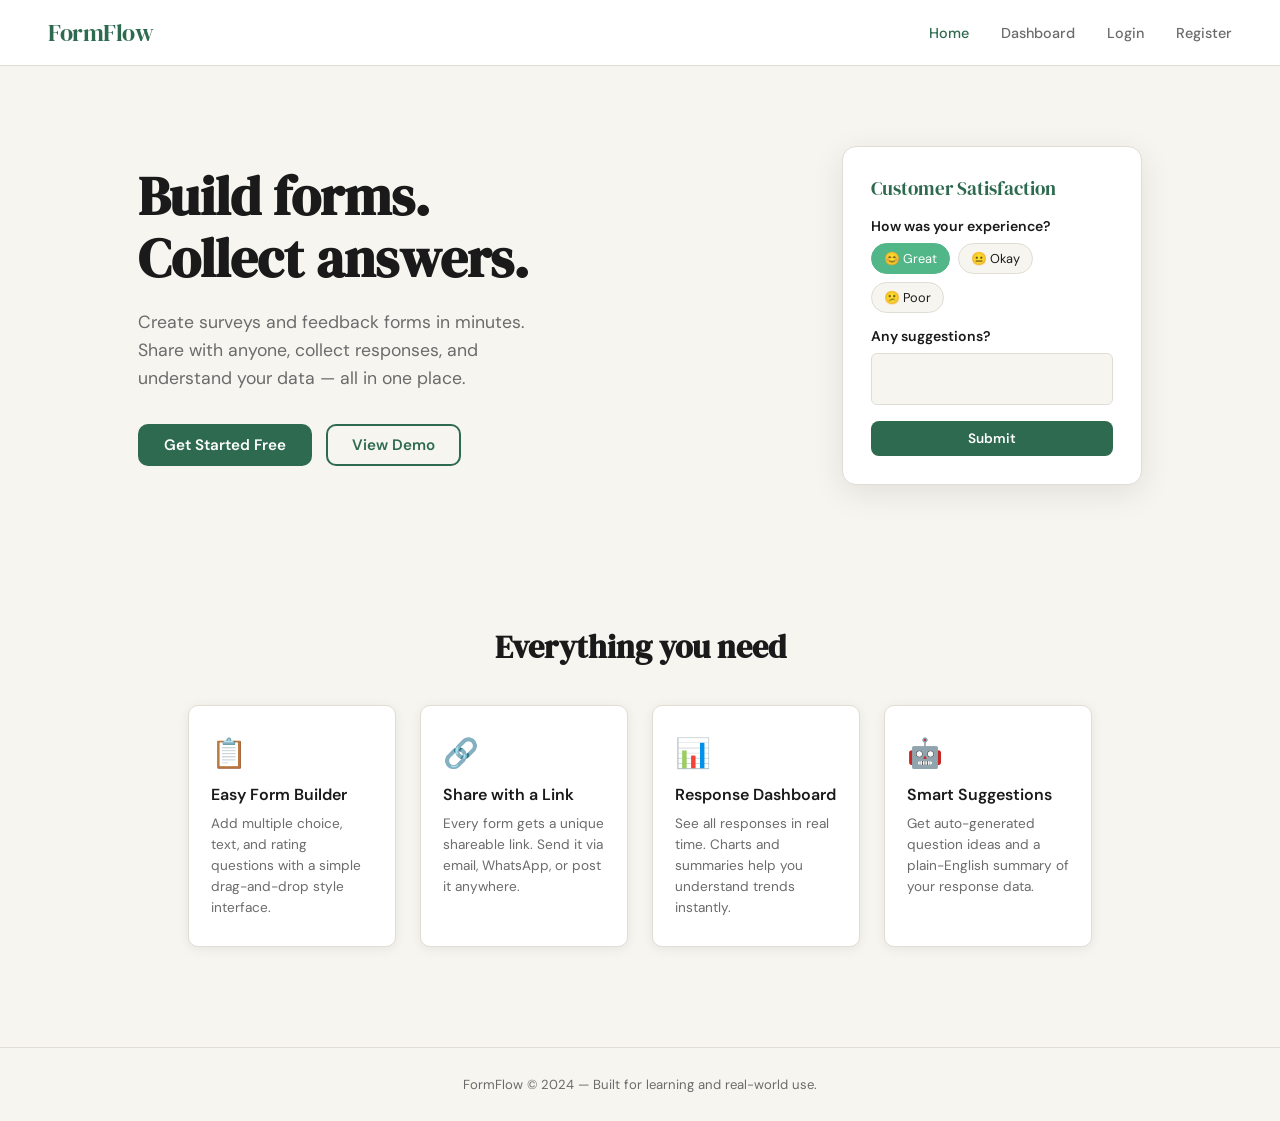
<file: Frontend/index.html>
<!DOCTYPE html>
<html lang="en">
<head>
  <meta charset="UTF-8" />
  <meta name="viewport" content="width=device-width, initial-scale=1.0"/>
  <title>FormFlow – Create & Share Forms</title>
  <link rel="stylesheet" href="style.css" />
  <link href="https://fonts.googleapis.com/css2?family=DM+Serif+Display&family=DM+Sans:wght@400;500;600&display=swap" rel="stylesheet"/>
</head>
<body>
  <nav class="navbar">
    <div class="nav-logo">FormFlow</div>
    <div class="nav-links">
      <a href="index.html" class="active">Home</a>
      <a href="dashboard.html">Dashboard</a>
      <a href="login.html">Login</a>
      <a href="register.html">Register</a>
    </div>
  </nav>

  <section class="hero">
    <div class="hero-text">
      <h1>Build forms.<br/>Collect answers.</h1>
      <p>Create surveys and feedback forms in minutes. Share with anyone, collect responses, and understand your data — all in one place.</p>
      <div class="hero-btns">
        <a href="register.html" class="btn-primary">Get Started Free</a>
        <a href="dashboard.html" class="btn-outline">View Demo</a>
      </div>
    </div>
    <div class="hero-img">
      <div class="form-card-preview">
        <div class="fcp-title">Customer Satisfaction</div>
        <div class="fcp-q">How was your experience?</div>
        <div class="fcp-options">
          <span class="fcp-opt selected">😊 Great</span>
          <span class="fcp-opt">😐 Okay</span>
          <span class="fcp-opt">😕 Poor</span>
        </div>
        <div class="fcp-q">Any suggestions?</div>
        <div class="fcp-textarea"></div>
        <div class="fcp-submit">Submit</div>
      </div>
    </div>
  </section>

  <section class="features">
    <h2>Everything you need</h2>
    <div class="feature-grid">
      <div class="feature-card">
        <div class="feat-icon">📋</div>
        <h3>Easy Form Builder</h3>
        <p>Add multiple choice, text, and rating questions with a simple drag-and-drop style interface.</p>
      </div>
      <div class="feature-card">
        <div class="feat-icon">🔗</div>
        <h3>Share with a Link</h3>
        <p>Every form gets a unique shareable link. Send it via email, WhatsApp, or post it anywhere.</p>
      </div>
      <div class="feature-card">
        <div class="feat-icon">📊</div>
        <h3>Response Dashboard</h3>
        <p>See all responses in real time. Charts and summaries help you understand trends instantly.</p>
      </div>
      <div class="feature-card">
        <div class="feat-icon">🤖</div>
        <h3>Smart Suggestions</h3>
        <p>Get auto-generated question ideas and a plain-English summary of your response data.</p>
      </div>
    </div>
  </section>

  <footer class="footer">
    <p>FormFlow &copy; 2024 &mdash; Built for learning and real-world use.</p>
  </footer>
</body>
</html>
</file>
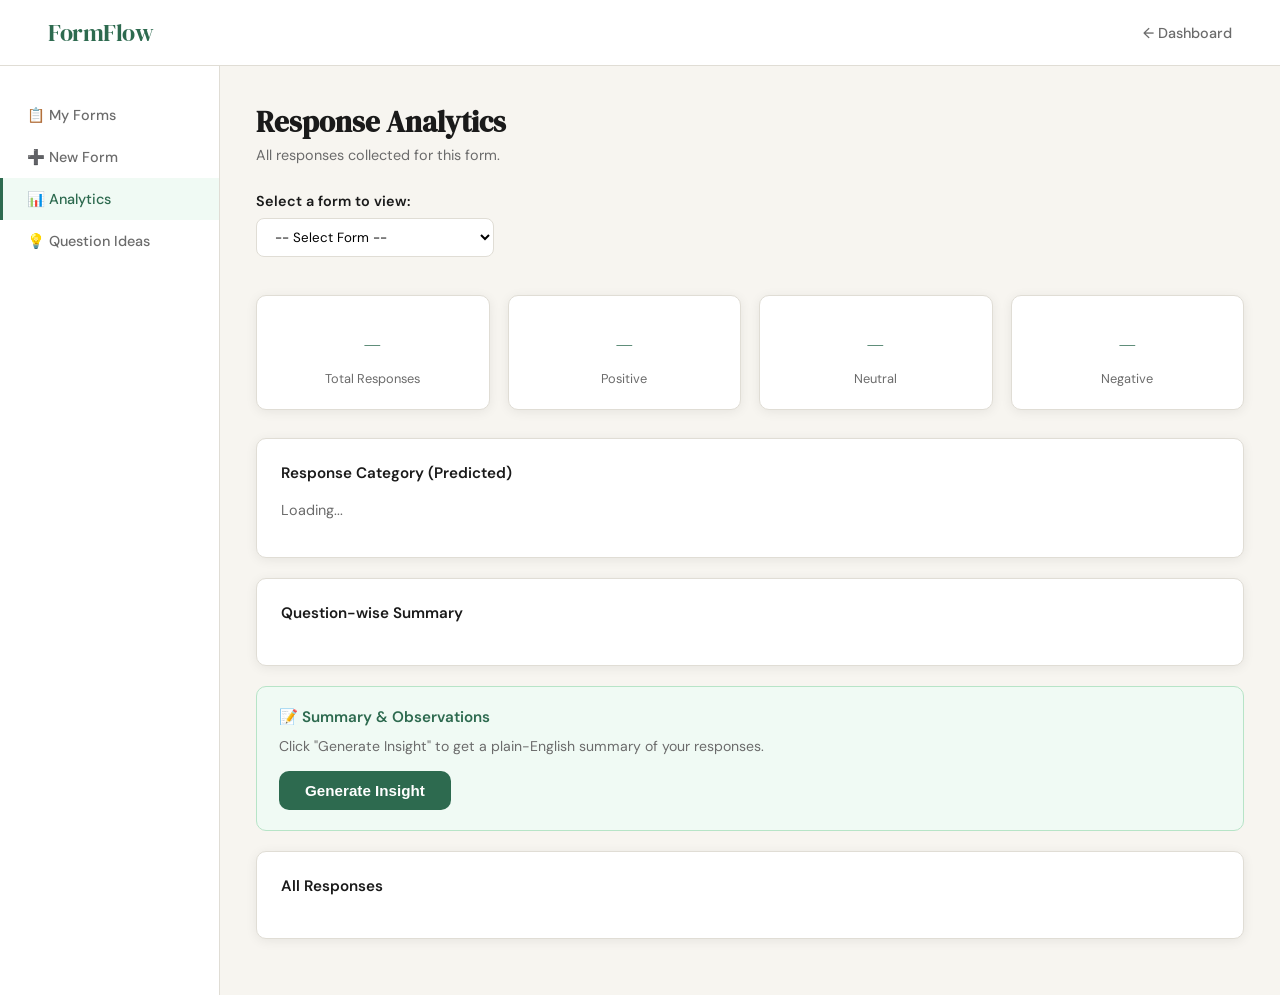
<file: Frontend/analytics.html>
<!DOCTYPE html>
<html lang="en">
<head>
  <meta charset="UTF-8"/>
  <meta name="viewport" content="width=device-width, initial-scale=1.0"/>
  <title>Analytics – FormFlow</title>
  <link rel="stylesheet" href="style.css"/>
  <link href="https://fonts.googleapis.com/css2?family=DM+Serif+Display&family=DM+Sans:wght@400;500;600&display=swap" rel="stylesheet"/>
</head>
<body>
  <nav class="navbar">
    <div class="nav-logo">FormFlow</div>
    <div class="nav-links">
      <a href="dashboard.html">← Dashboard</a>
    </div>
  </nav>

  <div class="dash-layout">
    <div class="sidebar">
      <a href="dashboard.html">📋 My Forms</a>
      <a href="create-form.html">➕ New Form</a>
      <a href="analytics.html" class="active">📊 Analytics</a>
      <a href="question-gen.html">💡 Question Ideas</a>
    </div>
    <div class="main-content">
      <div class="page-header">
        <h1 id="pageTitle">Response Analytics</h1>
        <p id="pageSubtitle">All responses collected for this form.</p>
      </div>

      <!-- Form selector if no id -->
      <div id="formSelector" style="display:none;margin-bottom:20px;">
        <label style="font-size:0.9rem;font-weight:600;display:block;margin-bottom:8px;">Select a form to view:</label>
        <select id="formSelect" class="form-group" onchange="location.href='analytics.html?id='+this.value" style="padding:9px 14px;border:1px solid var(--border);border-radius:8px;background:white;font-family:inherit;">
          <option value="">-- Select Form --</option>
        </select>
      </div>

      <!-- Stats row -->
      <div class="stats-row" id="statsRow">
        <div class="stat-box"><div class="stat-num" id="statTotal">–</div><div class="stat-label">Total Responses</div></div>
        <div class="stat-box"><div class="stat-num" id="statPos">–</div><div class="stat-label">Positive</div></div>
        <div class="stat-box"><div class="stat-num" id="statNeu">–</div><div class="stat-label">Neutral</div></div>
        <div class="stat-box"><div class="stat-num" id="statNeg">–</div><div class="stat-label">Negative</div></div>
      </div>

      <!-- Response prediction -->
      <div class="chart-area" id="predictionArea">
        <h4>Response Category (Predicted)</h4>
        <div id="predTag" style="margin-bottom:14px;font-size:0.9rem;color:var(--muted);">Loading...</div>
        <div class="bar-chart" id="catChart"></div>
      </div>

      <!-- Question breakdown -->
      <div class="chart-area" id="questionBreakdown">
        <h4>Question-wise Summary</h4>
        <div id="qBreakdown"></div>
      </div>

      <!-- Insight box -->
      <div class="insight-box" id="insightBox">
        <h4>📝 Summary & Observations</h4>
        <div id="insightText" style="color:var(--muted);font-size:0.88rem;">Click "Generate Insight" to get a plain-English summary of your responses.</div>
        <button class="btn-primary mt-16" onclick="generateInsight()" id="genInsightBtn">Generate Insight</button>
      </div>

      <!-- Responses table -->
      <div class="chart-area" style="margin-top:20px;overflow-x:auto;">
        <h4>All Responses</h4>
        <div id="respTable" style="margin-top:14px;"></div>
      </div>
    </div>
  </div>

  <div class="toast" id="toast"></div>
  <script src="app.js"></script>
  <script>
    const params = new URLSearchParams(window.location.search);
    const formId = params.get('id');
    let currentForm = null;
    let currentResponses = [];

    function loadAnalytics() {
      if (!formId) {
        document.getElementById('formSelector').style.display = 'block';
        // Load all forms
        fetch('http://localhost:5000/api/forms').then(r => r.json()).then(d => populateSelector(d.forms))
          .catch(() => {
            const forms = JSON.parse(localStorage.getItem('ff_forms') || '[]');
            populateSelector(forms);
          });
        return;
      }

      fetch('http://localhost:5000/api/forms/' + formId)
        .then(r => r.json()).then(f => { currentForm = f; loadResponses(f); })
        .catch(() => {
          const forms = JSON.parse(localStorage.getItem('ff_forms') || '[]');
          currentForm = forms.find(x => x.id === formId);
          if (currentForm) {
            const resps = JSON.parse(localStorage.getItem('ff_resp_' + formId) || '[]');
            currentResponses = resps;
            renderAnalytics(currentForm, resps);
          }
        });
    }

    function populateSelector(forms) {
      const sel = document.getElementById('formSelect');
      forms.forEach(f => {
        const o = document.createElement('option');
        o.value = f.id; o.textContent = f.title;
        sel.appendChild(o);
      });
    }

    function loadResponses(form) {
      fetch('http://localhost:5000/api/responses/' + formId)
        .then(r => r.json()).then(d => { currentResponses = d.responses || []; renderAnalytics(form, currentResponses); })
        .catch(() => {
          const resps = JSON.parse(localStorage.getItem('ff_resp_' + formId) || '[]');
          currentResponses = resps;
          renderAnalytics(form, resps);
        });
    }

    function renderAnalytics(form, responses) {
      document.getElementById('pageTitle').textContent = form.title + ' — Analytics';
      document.getElementById('pageSubtitle').textContent = responses.length + ' response(s) collected.';

      const total = responses.length;
      document.getElementById('statTotal').textContent = total;

      // Simple sentiment analysis based on text keywords
      let pos = 0, neu = 0, neg = 0;
      const posWords = ['good','great','excellent','love','amazing','perfect','helpful','satisfied','happy','best'];
      const negWords = ['bad','poor','terrible','awful','disappointed','hate','worst','unhelpful','slow','broken'];

      responses.forEach(r => {
        let score = 0;
        Object.values(r.answers || {}).forEach(ans => {
          const low = (ans || '').toLowerCase();
          posWords.forEach(w => { if (low.includes(w)) score++; });
          negWords.forEach(w => { if (low.includes(w)) score--; });
          if (['4','5','⭐⭐⭐⭐','⭐⭐⭐⭐⭐'].includes(ans)) score++;
          if (['1','2'].includes(ans)) score--;
        });
        if (score > 0) pos++;
        else if (score < 0) neg++;
        else neu++;
      });

      document.getElementById('statPos').textContent = pos;
      document.getElementById('statNeu').textContent = neu;
      document.getElementById('statNeg').textContent = neg;

      // Category prediction
      let predLabel = 'Neutral Feedback';
      let predColor = 'var(--warn)';
      if (total === 0) { predLabel = 'No data yet'; predColor = 'var(--muted)'; }
      else if (pos > neg && pos >= neu) { predLabel = 'Positive Feedback'; predColor = '#1e5c3f'; }
      else if (neg > pos && neg >= neu) { predLabel = 'Negative Feedback'; predColor = 'var(--danger)'; }

      const likelihood = total === 0 ? 'Low' : total < 5 ? 'Moderate' : 'High';
      document.getElementById('predTag').innerHTML = `
        <span>Predicted category: </span>
        <span class="prediction-tag" style="background:${predColor}22;color:${predColor};border:1px solid ${predColor}44;">${predLabel}</span>
        &nbsp;&nbsp;
        <span>Response likelihood: </span>
        <span class="prediction-tag" style="background:#e8f4fd;color:#1a6fa8;border:1px solid #a8d4f0;">${likelihood} Response Chance</span>
      `;

      // Bar chart
      const catChart = document.getElementById('catChart');
      const maxV = Math.max(pos, neu, neg, 1);
      catChart.innerHTML = [
        { label: 'Positive', val: pos, cls: '' },
        { label: 'Neutral', val: neu, cls: 'neutral' },
        { label: 'Negative', val: neg, cls: 'negative' },
      ].map(item => `
        <div class="bar-row">
          <span class="bar-label">${item.label}</span>
          <div class="bar-track">
            <div class="bar-fill ${item.cls}" style="width:${total?Math.round(item.val/maxV*100):0}%">${item.val}</div>
          </div>
        </div>`).join('');

      // Question breakdown
      if (form.questions) {
        let qhtml = '';
        form.questions.forEach((q, i) => {
          if (q.type === 'mcq' || q.type === 'rating') {
            const counts = {};
            responses.forEach(r => {
              const ans = r.answers['q' + i];
              if (ans) counts[ans] = (counts[ans] || 0) + 1;
            });
            const maxC = Math.max(...Object.values(counts), 1);
            qhtml += `<div style="margin-bottom:20px;"><p style="font-size:0.88rem;font-weight:600;margin-bottom:10px;">${i+1}. ${q.text}</p>`;
            qhtml += '<div class="bar-chart">';
            Object.entries(counts).forEach(([opt, cnt]) => {
              qhtml += `<div class="bar-row"><span class="bar-label" style="font-size:0.78rem;">${opt}</span>
                <div class="bar-track"><div class="bar-fill" style="width:${Math.round(cnt/maxC*100)}%">${cnt}</div></div></div>`;
            });
            if (!Object.keys(counts).length) qhtml += '<p class="text-muted">No answers yet.</p>';
            qhtml += '</div></div>';
          }
        });
        document.getElementById('qBreakdown').innerHTML = qhtml || '<p class="text-muted">No MCQ/rating questions found.</p>';
      }

      // Responses table
      if (total > 0 && form.questions) {
        let thtml = `<table class="resp-table"><thead><tr><th>#</th><th>Time</th>`;
        form.questions.forEach((q, i) => { thtml += `<th>${q.text.slice(0, 30)}...</th>`; });
        thtml += '</tr></thead><tbody>';
        responses.forEach((r, idx) => {
          const t = r.submitted_at ? new Date(r.submitted_at).toLocaleString() : '–';
          thtml += `<tr><td>${idx+1}</td><td>${t}</td>`;
          form.questions.forEach((q, i) => { thtml += `<td>${r.answers['q'+i] || '–'}</td>`; });
          thtml += '</tr>';
        });
        thtml += '</tbody></table>';
        document.getElementById('respTable').innerHTML = thtml;
      } else {
        document.getElementById('respTable').innerHTML = '<p class="text-muted">No responses yet.</p>';
      }
    }

    function generateInsight() {
      const btn = document.getElementById('genInsightBtn');
      const box = document.getElementById('insightText');
      btn.disabled = true; btn.textContent = 'Generating...';

      // Send to backend (Gemini/OpenAI)
      const payload = {
        form_title: currentForm ? currentForm.title : 'Survey',
        total: currentResponses.length,
        responses: currentResponses.slice(0, 20) // send max 20
      };

      fetch('http://localhost:5000/api/generate-insight', {
        method: 'POST',
        headers: { 'Content-Type': 'application/json' },
        body: JSON.stringify(payload)
      })
      .then(r => r.json())
      .then(d => {
        box.textContent = d.insight || 'No insight generated.';
        btn.textContent = 'Regenerate';
        btn.disabled = false;
      })
      .catch(() => {
        // Fallback local insight
        const total = currentResponses.length;
        if (total === 0) {
          box.textContent = 'No responses have been collected yet. Share the form link to start gathering feedback.';
        } else {
          const posW = ['great','good','excellent','love','helpful','satisfied','happy'];
          let posCount = 0, negCount = 0;
          currentResponses.forEach(r => {
            Object.values(r.answers || {}).forEach(ans => {
              posW.forEach(w => { if ((ans||'').toLowerCase().includes(w)) posCount++; });
            });
          });

          const sentiment = posCount > negCount ? 'mostly positive' : 'mixed';
          box.textContent = `This form received ${total} response(s). Overall feedback appears ${sentiment}. ` +
            (total < 5 ? 'The sample size is still small; collect more responses for reliable conclusions. ' : '') +
            'Key areas to review include the most common answers to your multiple-choice questions. Consider following up with respondents who gave lower ratings to understand what could be improved.';
        }
        btn.textContent = 'Regenerate';
        btn.disabled = false;
      });
    }

    loadAnalytics();
  </script>
</body>
</html>
</file>
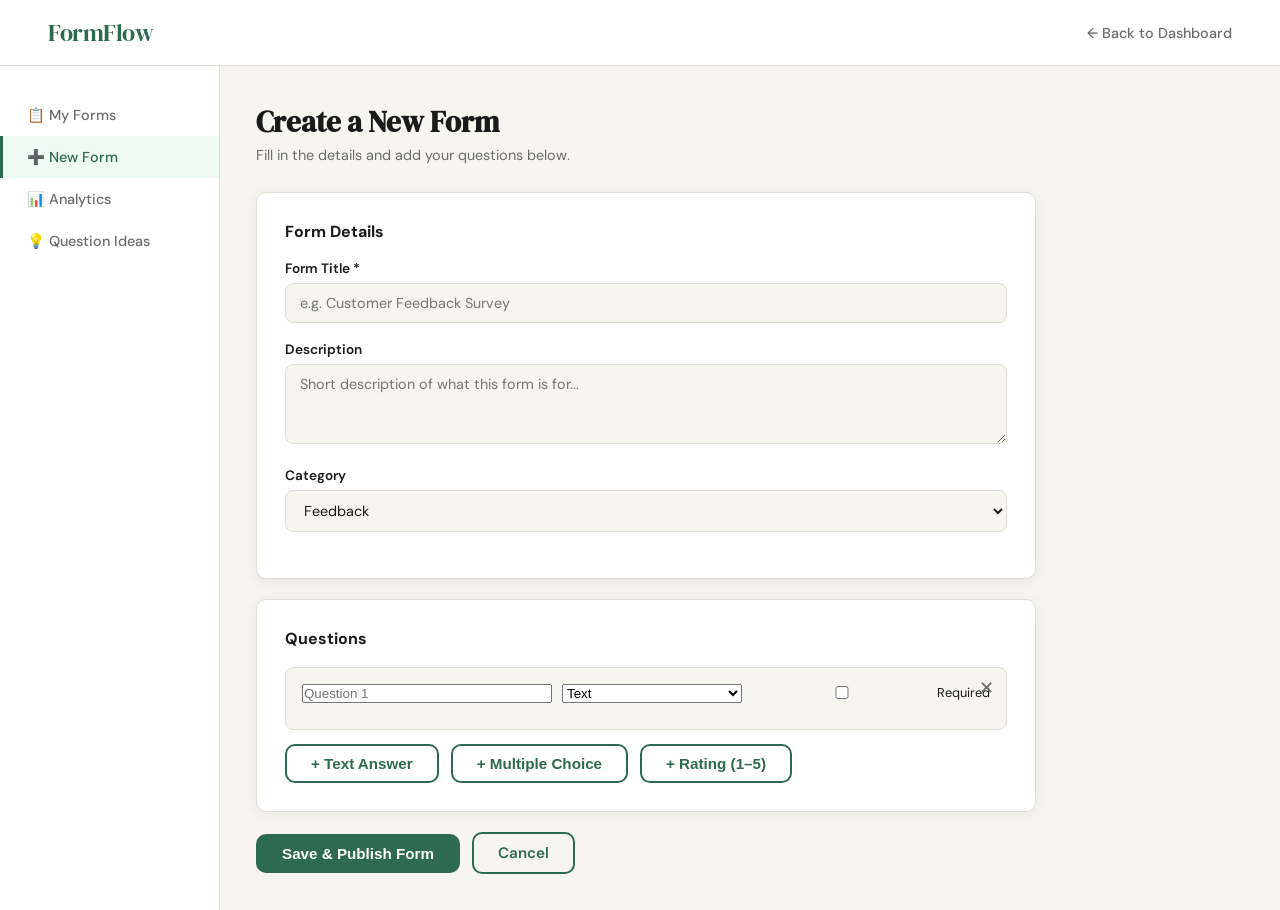
<file: Frontend/create-form.html>
<!DOCTYPE html>
<html lang="en">
<head>
  <meta charset="UTF-8"/>
  <meta name="viewport" content="width=device-width, initial-scale=1.0"/>
  <title>Create Form – FormFlow</title>
  <link rel="stylesheet" href="style.css"/>
  <link href="https://fonts.googleapis.com/css2?family=DM+Serif+Display&family=DM+Sans:wght@400;500;600&display=swap" rel="stylesheet"/>
</head>
<body>
  <nav class="navbar">
    <div class="nav-logo">FormFlow</div>
    <div class="nav-links">
      <a href="dashboard.html">← Back to Dashboard</a>
    </div>
  </nav>

  <div class="dash-layout">
    <div class="sidebar">
      <a href="dashboard.html">📋 My Forms</a>
      <a href="create-form.html" class="active">➕ New Form</a>
      <a href="analytics.html">📊 Analytics</a>
      <a href="question-gen.html">💡 Question Ideas</a>
    </div>
    <div class="main-content">
      <div class="page-header">
        <h1>Create a New Form</h1>
        <p>Fill in the details and add your questions below.</p>
      </div>

      <div class="builder-wrap">
        <!-- Form Info -->
        <div class="builder-section">
          <h3>Form Details</h3>
          <div class="form-group">
            <label>Form Title *</label>
            <input type="text" id="formTitle" placeholder="e.g. Customer Feedback Survey" />
          </div>
          <div class="form-group">
            <label>Description</label>
            <textarea id="formDesc" placeholder="Short description of what this form is for..."></textarea>
          </div>
          <div class="form-group">
            <label>Category</label>
            <select id="formCategory">
              <option value="feedback">Feedback</option>
              <option value="event">Event</option>
              <option value="quiz">Quiz</option>
              <option value="registration">Registration</option>
              <option value="research">Research</option>
              <option value="other">Other</option>
            </select>
          </div>
        </div>

        <!-- Questions -->
        <div class="builder-section">
          <h3>Questions</h3>
          <div id="questionsList"></div>
          <div class="flex-row mt-10">
            <button class="btn-outline" onclick="addQuestion('text')">+ Text Answer</button>
            <button class="btn-outline" onclick="addQuestion('mcq')">+ Multiple Choice</button>
            <button class="btn-outline" onclick="addQuestion('rating')">+ Rating (1–5)</button>
          </div>
        </div>

        <!-- Submit -->
        <div class="flex-row">
          <button class="btn-primary" onclick="saveForm()">Save & Publish Form</button>
          <a href="dashboard.html" class="btn-outline">Cancel</a>
        </div>
        <p class="error-msg" id="errMsg" style="display:none;margin-top:10px;"></p>
        <p class="success-msg" id="okMsg" style="display:none;margin-top:10px;"></p>
      </div>
    </div>
  </div>

  <script src="app.js"></script>
  <script>
    let qCount = 0;

    function addQuestion(type) {
      qCount++;
      const id = 'q_' + qCount;
      const div = document.createElement('div');
      div.className = 'question-block';
      div.id = id;

      let extra = '';
      if (type === 'mcq') {
        extra = `
          <div class="options-list" id="opts_${id}">
            <div class="option-item"><input type="text" placeholder="Option 1" /><button onclick="removeOpt(this)">✕</button></div>
            <div class="option-item"><input type="text" placeholder="Option 2" /><button onclick="removeOpt(this)">✕</button></div>
          </div>
          <button class="add-opt-btn" onclick="addOpt('opts_${id}')">+ Add option</button>
        `;
      }

      div.innerHTML = `
        <button class="remove-q" onclick="document.getElementById('${id}').remove()">✕</button>
        <div class="q-row">
          <input type="text" placeholder="Question ${qCount}" class="q-text" style="flex:2;" />
          <select class="q-type" onchange="changeType(this, '${id}')">
            <option value="text" ${type==='text'?'selected':''}>Text</option>
            <option value="mcq" ${type==='mcq'?'selected':''}>Multiple Choice</option>
            <option value="rating" ${type==='rating'?'selected':''}>Rating</option>
          </select>
          <label style="font-size:0.8rem;display:flex;align-items:center;gap:5px;">
            <input type="checkbox" class="q-required" /> Required
          </label>
        </div>
        <div class="q-extra mt-10">${extra}</div>
      `;
      document.getElementById('questionsList').appendChild(div);
    }

    function changeType(sel, id) {
      const extra = document.querySelector('#' + id + ' .q-extra');
      if (sel.value === 'mcq') {
        extra.innerHTML = `
          <div class="options-list" id="opts_${id}">
            <div class="option-item"><input type="text" placeholder="Option 1"/><button onclick="removeOpt(this)">✕</button></div>
            <div class="option-item"><input type="text" placeholder="Option 2"/><button onclick="removeOpt(this)">✕</button></div>
          </div>
          <button class="add-opt-btn" onclick="addOpt('opts_${id}')">+ Add option</button>`;
      } else { extra.innerHTML = ''; }
    }

    function addOpt(listId) {
      const list = document.getElementById(listId);
      const n = list.children.length + 1;
      const d = document.createElement('div');
      d.className = 'option-item';
      d.innerHTML = `<input type="text" placeholder="Option ${n}"/><button onclick="removeOpt(this)">✕</button>`;
      list.appendChild(d);
    }

    function removeOpt(btn) {
      btn.parentElement.remove();
    }

    function saveForm() {
      const title = document.getElementById('formTitle').value.trim();
      const desc = document.getElementById('formDesc').value.trim();
      const category = document.getElementById('formCategory').value;
      const err = document.getElementById('errMsg');
      const ok = document.getElementById('okMsg');
      err.style.display = 'none'; ok.style.display = 'none';

      if (!title) { err.textContent = 'Please enter a form title.'; err.style.display = 'block'; return; }

      const blocks = document.querySelectorAll('.question-block');
      if (!blocks.length) { err.textContent = 'Add at least one question.'; err.style.display = 'block'; return; }

      const questions = [];
      blocks.forEach(b => {
        const text = b.querySelector('.q-text').value.trim();
        const type = b.querySelector('.q-type').value;
        const required = b.querySelector('.q-required').checked;
        if (!text) return;
        let options = [];
        if (type === 'mcq') {
          b.querySelectorAll('.options-list input').forEach(i => { if (i.value.trim()) options.push(i.value.trim()); });
        }
        questions.push({ text, type, required, options });
      });

      if (!questions.length) { err.textContent = 'Please fill in at least one question.'; err.style.display = 'block'; return; }

      const form = {
        id: 'f_' + Date.now(),
        title, description: desc, category,
        questions, responses: 0,
        created_at: new Date().toISOString()
      };

      fetch('http://localhost:5000/api/forms', {
        method: 'POST',
        headers: { 'Content-Type': 'application/json' },
        body: JSON.stringify(form)
      })
      .then(r => r.json())
      .then(data => {
        ok.textContent = 'Form created! Redirecting...';
        ok.style.display = 'block';
        setTimeout(() => window.location.href = 'share.html?id=' + (data.id || form.id), 1000);
      })
      .catch(() => {
        const forms = JSON.parse(localStorage.getItem('ff_forms') || '[]');
        forms.push(form);
        localStorage.setItem('ff_forms', JSON.stringify(forms));
        ok.textContent = 'Form saved! Redirecting...';
        ok.style.display = 'block';
        setTimeout(() => window.location.href = 'share.html?id=' + form.id, 1000);
      });
    }

    // Add a default question on load
    addQuestion('text');
  </script>
</body>
</html>
</file>
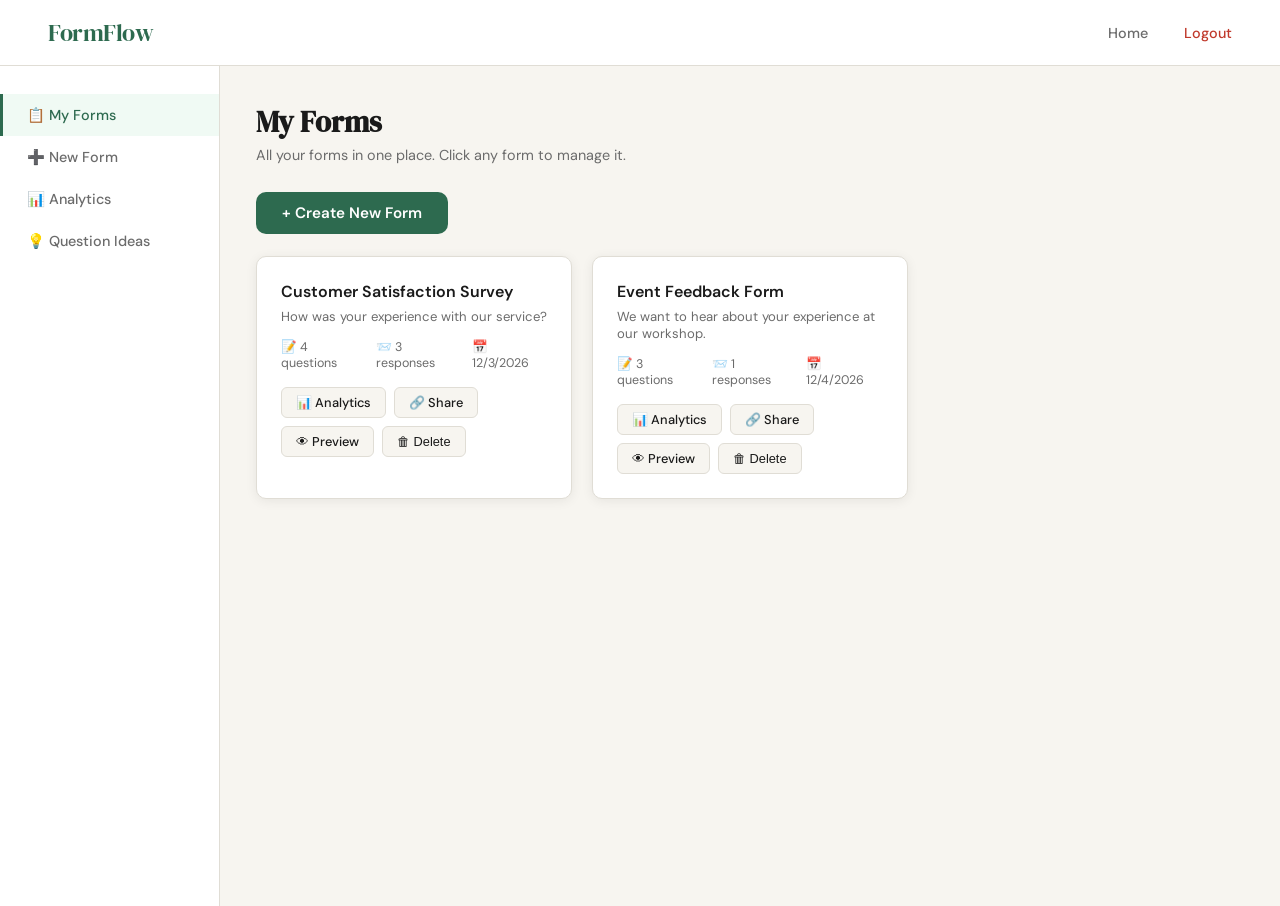
<file: Frontend/dashboard.html>
<!DOCTYPE html>
<html lang="en">
<head>
  <meta charset="UTF-8"/>
  <meta name="viewport" content="width=device-width, initial-scale=1.0"/>
  <title>Dashboard – FormFlow</title>
  <link rel="stylesheet" href="style.css"/>
  <link href="https://fonts.googleapis.com/css2?family=DM+Serif+Display&family=DM+Sans:wght@400;500;600&display=swap" rel="stylesheet"/>
</head>
<body>
  <nav class="navbar">
    <div class="nav-logo">FormFlow</div>
    <div class="nav-links">
      <a href="index.html">Home</a>
      <span id="userGreet" style="color:var(--muted);font-size:0.88rem;margin-left:20px;"></span>
      <a href="#" onclick="logout()" style="margin-left:12px;color:var(--danger);">Logout</a>
    </div>
  </nav>

  <div class="dash-layout">
    <div class="sidebar">
      <a href="dashboard.html" class="active">📋 My Forms</a>
      <a href="create-form.html">➕ New Form</a>
      <a href="analytics.html">📊 Analytics</a>
      <a href="question-gen.html">💡 Question Ideas</a>
    </div>
    <div class="main-content">
      <div class="page-header">
        <h1>My Forms</h1>
        <p>All your forms in one place. Click any form to manage it.</p>
      </div>
      <div class="flex-row" style="margin-bottom:22px;">
        <a href="create-form.html" class="btn-primary">+ Create New Form</a>
      </div>

      <div class="forms-grid" id="formsGrid">
        <p class="text-muted">Loading forms...</p>
      </div>
    </div>
  </div>

  <div class="toast" id="toast"></div>
  <script src="app.js"></script>
  <script>
    // Greet
    const u = JSON.parse(localStorage.getItem('user') || '{}');
    if (u.name) document.getElementById('userGreet').textContent = 'Hi, ' + u.name;

    function logout() {
      localStorage.removeItem('user');
      window.location.href = 'login.html';
    }

    function loadForms() {
      const grid = document.getElementById('formsGrid');
      fetch('http://localhost:5000/api/forms')
        .then(r => r.json())
        .then(data => renderForms(data.forms || []))
        .catch(() => {
          const forms = JSON.parse(localStorage.getItem('ff_forms') || '[]');
          renderForms(forms);
        });
    }

    function renderForms(forms) {
      const grid = document.getElementById('formsGrid');
      if (!forms.length) {
        grid.innerHTML = `<div style="grid-column:1/-1;text-align:center;padding:50px 0;color:var(--muted);">
          <div style="font-size:2.5rem;margin-bottom:12px;">📋</div>
          <p>No forms yet. <a href="create-form.html" style="color:var(--accent);font-weight:600;">Create your first form →</a></p>
        </div>`;
        return;
      }
      grid.innerHTML = forms.map(f => {
        const responses = f.responses || 0;
        const date = f.created_at ? new Date(f.created_at).toLocaleDateString() : 'Today';
        return `
          <div class="form-card">
            <h3>${f.title}</h3>
            <p>${f.description || 'No description'}</p>
            <div class="card-meta">
              <span>📝 ${f.questions ? f.questions.length : 0} questions</span>
              <span>📨 ${responses} responses</span>
              <span>📅 ${date}</span>
            </div>
            <div class="card-actions">
              <a href="analytics.html?id=${f.id}">📊 Analytics</a>
              <a href="share.html?id=${f.id}">🔗 Share</a>
              <a href="form.html?id=${f.id}" target="_blank">👁 Preview</a>
              <button onclick="deleteForm('${f.id}')">🗑 Delete</button>
            </div>
          </div>
        `;
      }).join('');
    }

    function deleteForm(id) {
      if (!confirm('Delete this form and all its responses?')) return;
      fetch(`http://localhost:5000/api/forms/${id}`, { method: 'DELETE' })
        .then(r => r.json())
        .then(() => loadForms())
        .catch(() => {
          let forms = JSON.parse(localStorage.getItem('ff_forms') || '[]');
          forms = forms.filter(f => f.id !== id);
          localStorage.setItem('ff_forms', JSON.stringify(forms));
          showToast('Form deleted.');
          loadForms();
        });
    }

    loadForms();
  </script>
</body>
</html>
</file>
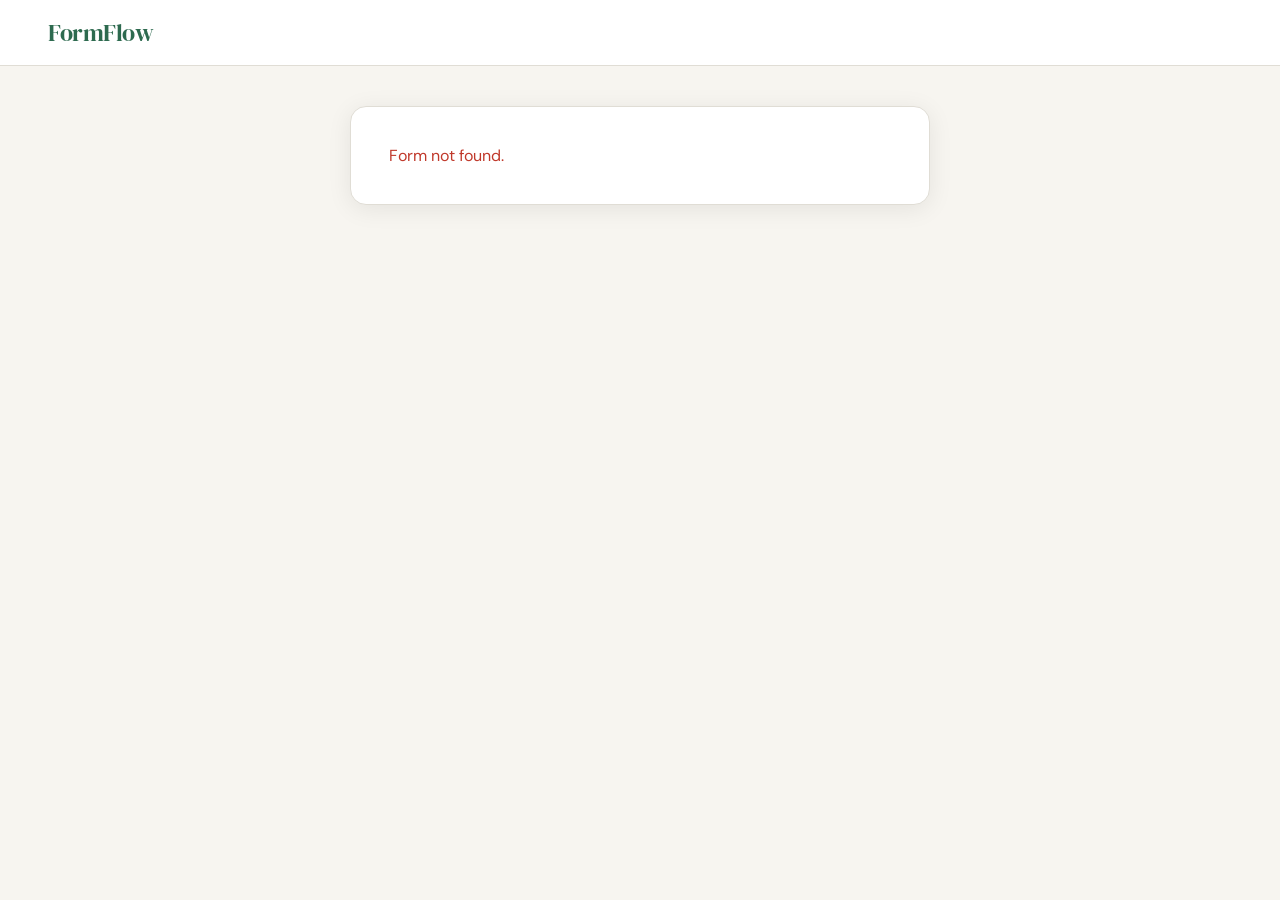
<file: Frontend/form.html>
<!DOCTYPE html>
<html lang="en">
<head>
  <meta charset="UTF-8"/>
  <meta name="viewport" content="width=device-width, initial-scale=1.0"/>
  <title>Fill Form – FormFlow</title>
  <link rel="stylesheet" href="style.css"/>
  <link href="https://fonts.googleapis.com/css2?family=DM+Serif+Display&family=DM+Sans:wght@400;500;600&display=swap" rel="stylesheet"/>
</head>
<body style="background:var(--bg);">
  <nav class="navbar">
    <div class="nav-logo">FormFlow</div>
  </nav>

  <div class="public-form-wrap">
    <div class="public-form-card" id="formContainer">
      <p class="text-muted">Loading form...</p>
    </div>
  </div>

  <script>
    const params = new URLSearchParams(window.location.search);
    const formId = params.get('id');

    function loadForm() {
      fetch('http://localhost:5000/api/forms/' + formId)
        .then(r => r.json())
        .then(renderForm)
        .catch(() => {
          const forms = JSON.parse(localStorage.getItem('ff_forms') || '[]');
          const f = forms.find(x => x.id === formId);
          if (f) renderForm(f);
          else document.getElementById('formContainer').innerHTML = '<p style="color:var(--danger);">Form not found.</p>';
        });
    }

    function renderForm(form) {
      const c = document.getElementById('formContainer');
      let html = `<h1>${form.title}</h1>`;
      if (form.description) html += `<p class="form-desc">${form.description}</p>`;
      html += '<div id="questions">';

      form.questions.forEach((q, i) => {
        html += `<div class="q-item"><label>${i+1}. ${q.text}${q.required ? ' <span style="color:var(--danger)">*</span>' : ''}</label>`;
        if (q.type === 'text') {
          html += `<textarea id="q${i}" placeholder="Your answer..." rows="3"></textarea>`;
        } else if (q.type === 'mcq') {
          html += '<div class="radio-group">';
          q.options.forEach((opt, j) => {
            html += `<label><input type="radio" name="q${i}" value="${opt}" /> ${opt}</label>`;
          });
          html += '</div>';
        } else if (q.type === 'rating') {
          html += '<div class="radio-group" style="flex-direction:row;flex-wrap:wrap;">';
          for (let r = 1; r <= 5; r++) {
            html += `<label style="padding:8px 16px;"><input type="radio" name="q${i}" value="${r}" /> ${r} ⭐</label>`;
          }
          html += '</div>';
        }
        html += '</div>';
      });

      html += `</div>
        <button class="btn-primary btn-block mt-24" onclick="submitForm(${JSON.stringify(form).replace(/</g,'&lt;')})">Submit Response</button>
        <p class="error-msg" id="formErr" style="display:none;margin-top:10px;"></p>`;
      c.innerHTML = html;
    }

    function submitForm(form) {
      const err = document.getElementById('formErr');
      err.style.display = 'none';
      const answers = {};
      let valid = true;

      form.questions.forEach((q, i) => {
        if (q.type === 'text') {
          const val = document.getElementById('q' + i).value.trim();
          if (q.required && !val) { valid = false; }
          answers['q' + i] = val;
        } else {
          const sel = document.querySelector(`input[name="q${i}"]:checked`);
          if (q.required && !sel) { valid = false; }
          answers['q' + i] = sel ? sel.value : '';
        }
      });

      if (!valid) { err.textContent = 'Please answer all required questions.'; err.style.display = 'block'; return; }

      const submission = {
        form_id: form.id,
        answers,
        submitted_at: new Date().toISOString()
      };

      fetch('http://localhost:5000/api/responses', {
        method: 'POST',
        headers: { 'Content-Type': 'application/json' },
        body: JSON.stringify(submission)
      })
      .then(r => r.json())
      .then(() => showThanks())
      .catch(() => {
        // Save locally
        const key = 'ff_resp_' + form.id;
        const existing = JSON.parse(localStorage.getItem(key) || '[]');
        existing.push(submission);
        localStorage.setItem(key, JSON.stringify(existing));
        // Update form response count
        let forms = JSON.parse(localStorage.getItem('ff_forms') || '[]');
        forms = forms.map(f => f.id === form.id ? { ...f, responses: (f.responses || 0) + 1 } : f);
        localStorage.setItem('ff_forms', JSON.stringify(forms));
        showThanks();
      });
    }

    function showThanks() {
      document.getElementById('formContainer').innerHTML = `
        <div class="thankyou-box">
          <div class="tick">✅</div>
          <h2>Thank you!</h2>
          <p>Your response has been recorded. We appreciate your time.</p>
        </div>`;
    }

    loadForm();
  </script>
</body>
</html>
</file>
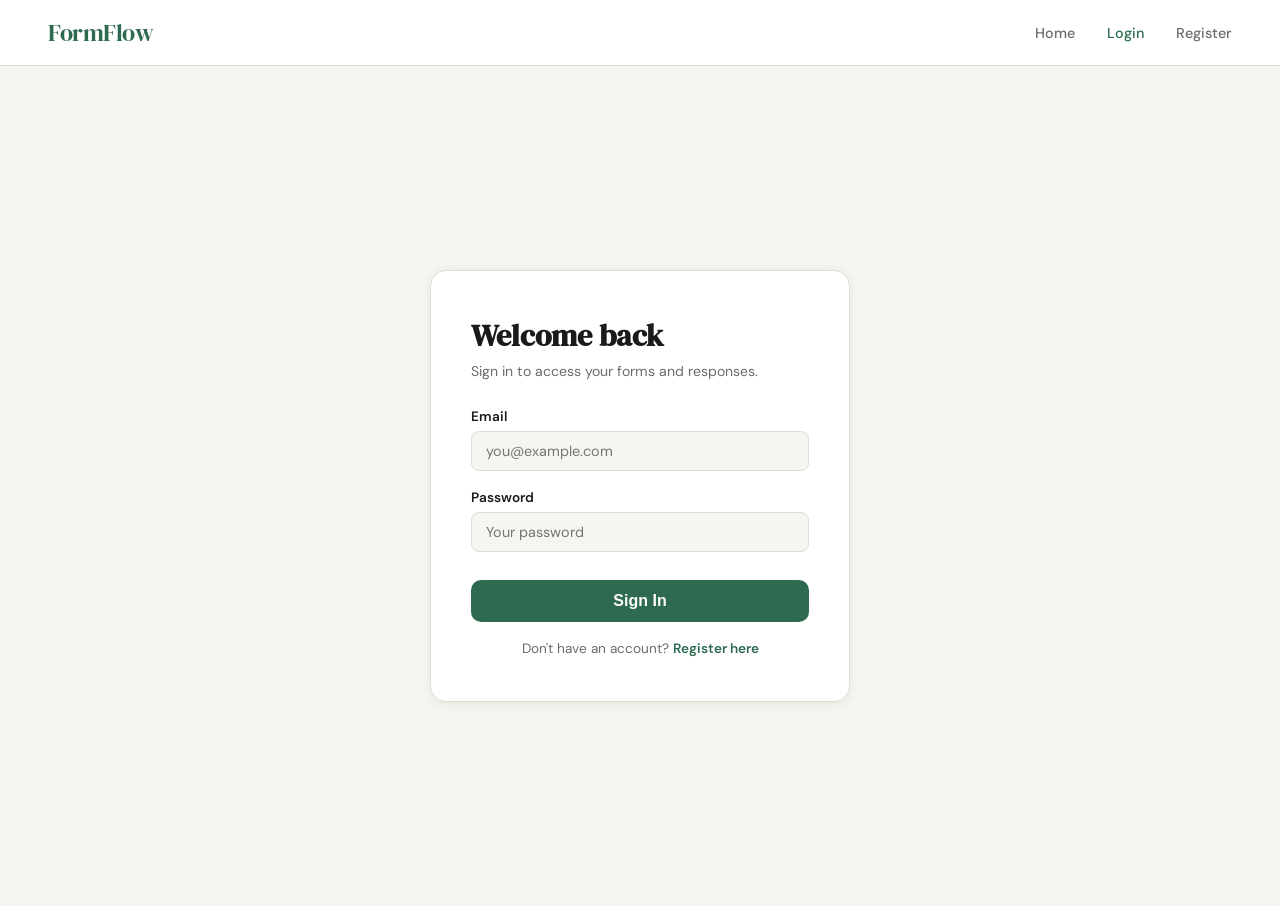
<file: Frontend/login.html>
<!DOCTYPE html>
<html lang="en">
<head>
  <meta charset="UTF-8" />
  <meta name="viewport" content="width=device-width, initial-scale=1.0"/>
  <title>Login – FormFlow</title>
  <link rel="stylesheet" href="style.css" />
  <link href="https://fonts.googleapis.com/css2?family=DM+Serif+Display&family=DM+Sans:wght@400;500;600&display=swap" rel="stylesheet"/>
</head>
<body>
  <nav class="navbar">
    <div class="nav-logo">FormFlow</div>
    <div class="nav-links">
      <a href="index.html">Home</a>
      <a href="login.html" class="active">Login</a>
      <a href="register.html">Register</a>
    </div>
  </nav>

  <div class="auth-wrapper">
    <div class="auth-card">
      <h2>Welcome back</h2>
      <p>Sign in to access your forms and responses.</p>

      <div class="form-group">
        <label for="email">Email</label>
        <input type="email" id="email" placeholder="you@example.com" />
      </div>
      <div class="form-group">
        <label for="password">Password</label>
        <input type="password" id="password" placeholder="Your password" />
      </div>

      <p class="error-msg" id="errorMsg">Invalid email or password.</p>
      <p class="success-msg" id="successMsg">Logged in! Redirecting...</p>

      <button class="btn-primary btn-block mt-10" onclick="handleLogin()">Sign In</button>

      <div class="auth-footer">
        Don't have an account? <a href="register.html">Register here</a>
      </div>
    </div>
  </div>

  <script src="app.js"></script>
  <script>
    function handleLogin() {
      const email = document.getElementById('email').value.trim();
      const password = document.getElementById('password').value.trim();
      const err = document.getElementById('errorMsg');
      const ok = document.getElementById('successMsg');
      err.style.display = 'none'; ok.style.display = 'none';

      if (!email || !password) { err.textContent = 'Please fill in all fields.'; err.style.display = 'block'; return; }

      fetch('http://localhost:5000/api/login', {
        method: 'POST',
        headers: { 'Content-Type': 'application/json' },
        body: JSON.stringify({ email, password })
      })
      .then(r => r.json())
      .then(data => {
        if (data.success) {
          localStorage.setItem('user', JSON.stringify(data.user));
          ok.style.display = 'block';
          setTimeout(() => window.location.href = 'dashboard.html', 900);
        } else {
          err.textContent = data.message || 'Login failed.';
          err.style.display = 'block';
        }
      })
      .catch(() => {
        // Fallback demo login for testing
        const users = JSON.parse(localStorage.getItem('ff_users') || '[]');
        const found = users.find(u => u.email === email && u.password === password);
        if (found) {
          localStorage.setItem('user', JSON.stringify({ name: found.name, email: found.email }));
          ok.style.display = 'block';
          setTimeout(() => window.location.href = 'dashboard.html', 900);
        } else if (email === 'demo@formflow.com' && password === 'demo123') {
          localStorage.setItem('user', JSON.stringify({ name: 'Demo User', email }));
          ok.style.display = 'block';
          setTimeout(() => window.location.href = 'dashboard.html', 900);
        } else {
          err.textContent = 'Account not found. Please register first.';
          err.style.display = 'block';
        }
      });
    }

    document.addEventListener('keydown', e => { if (e.key === 'Enter') handleLogin(); });
  </script>
</body>
</html>
</file>
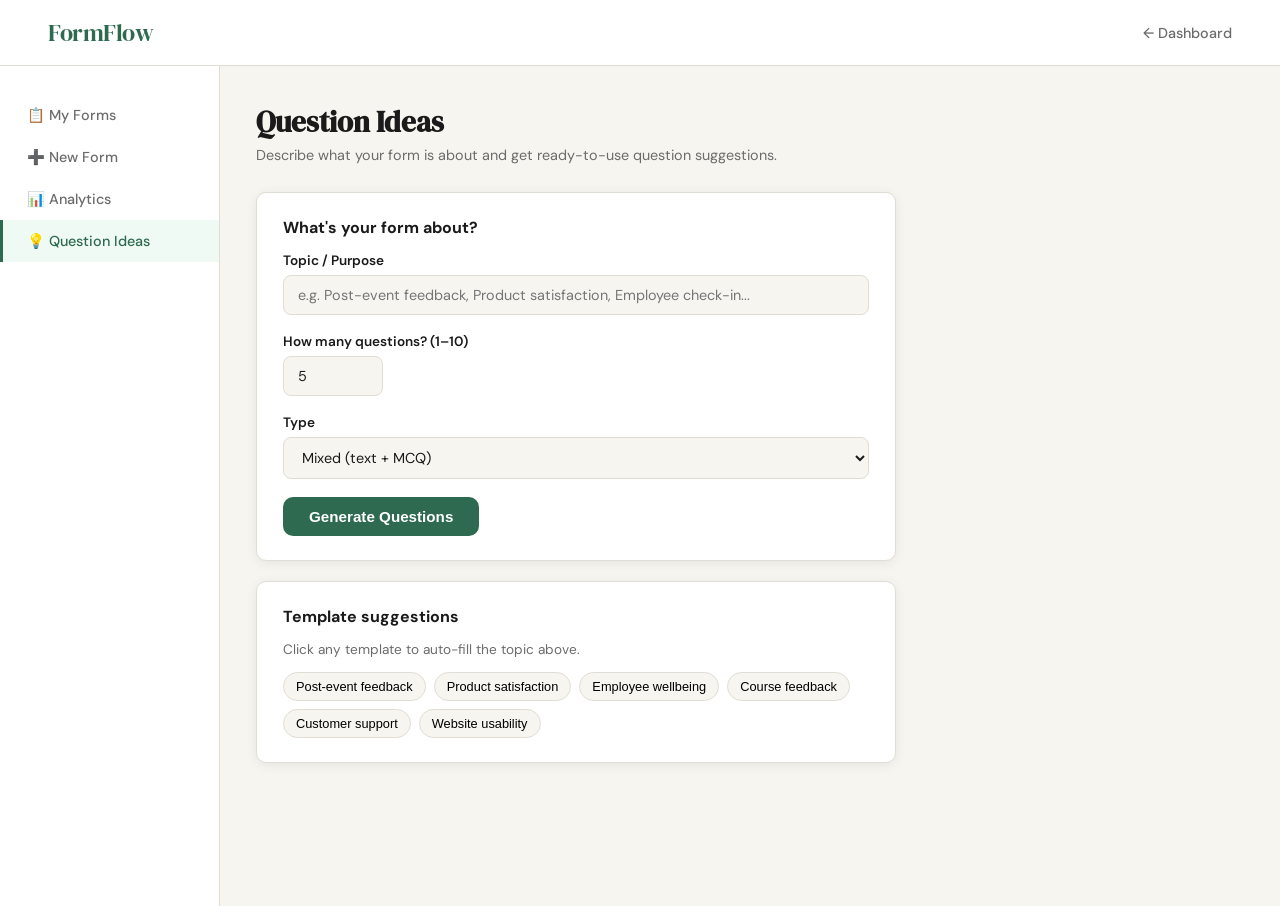
<file: Frontend/question-gen.html>
<!DOCTYPE html>
<html lang="en">
<head>
  <meta charset="UTF-8"/>
  <meta name="viewport" content="width=device-width, initial-scale=1.0"/>
  <title>Question Ideas – FormFlow</title>
  <link rel="stylesheet" href="style.css"/>
  <link href="https://fonts.googleapis.com/css2?family=DM+Serif+Display&family=DM+Sans:wght@400;500;600&display=swap" rel="stylesheet"/>
</head>
<body>
  <nav class="navbar">
    <div class="nav-logo">FormFlow</div>
    <div class="nav-links">
      <a href="dashboard.html">← Dashboard</a>
    </div>
  </nav>

  <div class="dash-layout">
    <div class="sidebar">
      <a href="dashboard.html">📋 My Forms</a>
      <a href="create-form.html">➕ New Form</a>
      <a href="analytics.html">📊 Analytics</a>
      <a href="question-gen.html" class="active">💡 Question Ideas</a>
    </div>
    <div class="main-content">
      <div class="page-header">
        <h1>Question Ideas</h1>
        <p>Describe what your form is about and get ready-to-use question suggestions.</p>
      </div>

      <div class="gen-box" style="max-width:640px;">
        <h3>What's your form about?</h3>
        <div class="form-group">
          <label>Topic / Purpose</label>
          <input type="text" id="topic" placeholder="e.g. Post-event feedback, Product satisfaction, Employee check-in..." />
        </div>
        <div class="form-group">
          <label>How many questions? (1–10)</label>
          <input type="number" id="numQ" value="5" min="1" max="10" style="width:100px;" />
        </div>
        <div class="form-group">
          <label>Type</label>
          <select id="qType">
            <option value="mixed">Mixed (text + MCQ)</option>
            <option value="text">Text answers only</option>
            <option value="mcq">Multiple choice only</option>
            <option value="rating">Rating scale</option>
          </select>
        </div>
        <button class="btn-primary" onclick="generateQuestions()" id="genBtn">Generate Questions</button>
        <div class="gen-output" id="genOutput" style="display:none;"></div>
        <button class="btn-outline mt-10" id="useBtn" style="display:none;" onclick="useQuestions()">Use These in a New Form →</button>
      </div>

      <div class="gen-box" style="max-width:640px;">
        <h3>Template suggestions</h3>
        <p style="font-size:0.85rem;color:var(--muted);margin-bottom:14px;">Click any template to auto-fill the topic above.</p>
        <div class="flex-row" style="flex-wrap:wrap;gap:8px;">
          <button class="fcp-opt" onclick="setTopic('Post-event feedback')">Post-event feedback</button>
          <button class="fcp-opt" onclick="setTopic('Product satisfaction survey')">Product satisfaction</button>
          <button class="fcp-opt" onclick="setTopic('Employee wellbeing check-in')">Employee wellbeing</button>
          <button class="fcp-opt" onclick="setTopic('Course/training feedback')">Course feedback</button>
          <button class="fcp-opt" onclick="setTopic('Customer support experience')">Customer support</button>
          <button class="fcp-opt" onclick="setTopic('Website usability survey')">Website usability</button>
        </div>
      </div>
    </div>
  </div>

  <script src="app.js"></script>
  <script>
    let generatedText = '';

    function setTopic(t) {
      document.getElementById('topic').value = t;
      document.getElementById('topic').focus();
    }

    function generateQuestions() {
      const topic = document.getElementById('topic').value.trim();
      const num = parseInt(document.getElementById('numQ').value) || 5;
      const type = document.getElementById('qType').value;
      const output = document.getElementById('genOutput');
      const btn = document.getElementById('genBtn');
      const useBtn = document.getElementById('useBtn');

      if (!topic) { alert('Please enter a topic first.'); return; }

      btn.disabled = true; btn.textContent = 'Generating...';
      output.style.display = 'block';
      output.innerHTML = '<span class="loading-dots">Thinking</span>';
      useBtn.style.display = 'none';

      fetch('http://localhost:5000/api/generate-questions', {
        method: 'POST',
        headers: { 'Content-Type': 'application/json' },
        body: JSON.stringify({ topic, num_questions: num, question_type: type })
      })
      .then(r => r.json())
      .then(d => {
        generatedText = d.questions || '';
        output.textContent = generatedText;
        useBtn.style.display = 'inline-block';
        btn.textContent = 'Generate Again';
        btn.disabled = false;
      })
      .catch(() => {
        // Fallback: built-in templates
        generatedText = getFallbackQuestions(topic, num, type);
        output.textContent = generatedText;
        useBtn.style.display = 'inline-block';
        btn.textContent = 'Generate Again';
        btn.disabled = false;
      });
    }

    function getFallbackQuestions(topic, num, type) {
      const banks = {
        text: [
          `What did you enjoy most about ${topic}?`,
          `What could be improved regarding ${topic}?`,
          `Please describe your overall experience.`,
          `What suggestions do you have for us?`,
          `Is there anything else you'd like us to know?`,
          `How would you describe this in your own words?`,
        ],
        mcq: [
          `How satisfied were you overall? (Excellent / Good / Average / Poor)`,
          `Would you recommend this to others? (Definitely / Maybe / No)`,
          `How did you hear about this? (Social media / Word of mouth / Email / Other)`,
          `How often do you use this? (Daily / Weekly / Monthly / Rarely)`,
          `Which feature did you find most useful? (Feature A / Feature B / Feature C)`,
        ],
        rating: [
          `Rate the overall quality. (1–5)`,
          `Rate the ease of use. (1–5)`,
          `Rate how helpful the support was. (1–5)`,
          `Rate your satisfaction with the outcome. (1–5)`,
          `Rate how likely you are to recommend this. (1–5)`,
        ]
      };

      let pool = [];
      if (type === 'mixed') {
        pool = [...banks.text, ...banks.mcq, ...banks.rating];
      } else {
        pool = banks[type] || banks.text;
      }

      const selected = pool.slice(0, num);
      return selected.map((q, i) => `${i+1}. ${q}`).join('\n\n');
    }

    function useQuestions() {
      localStorage.setItem('ff_gen_questions', generatedText);
      window.location.href = 'create-form.html?from=gen';
    }
  </script>
</body>
</html>
</file>
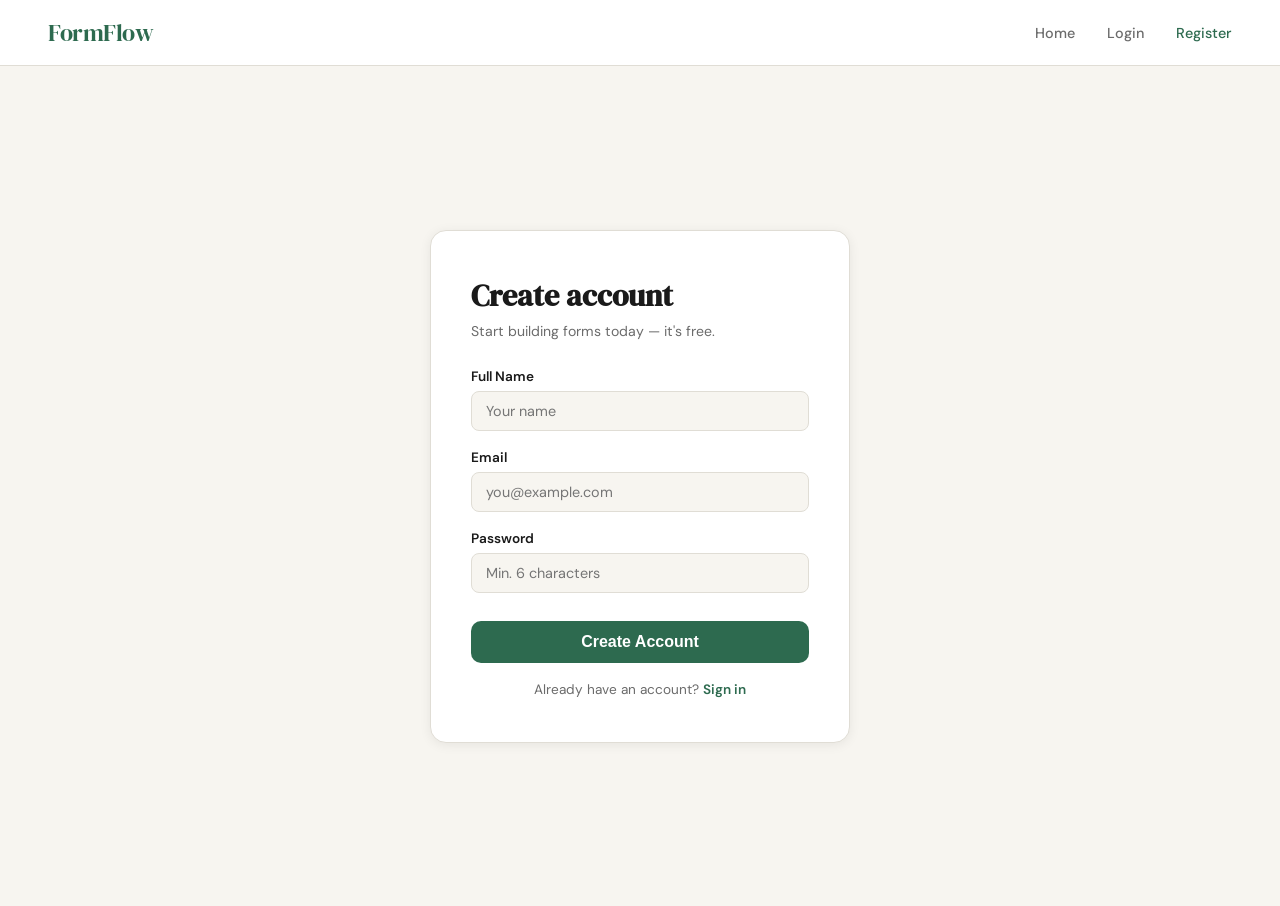
<file: Frontend/register.html>
<!DOCTYPE html>
<html lang="en">
<head>
  <meta charset="UTF-8"/>
  <meta name="viewport" content="width=device-width, initial-scale=1.0"/>
  <title>Register – FormFlow</title>
  <link rel="stylesheet" href="style.css"/>
  <link href="https://fonts.googleapis.com/css2?family=DM+Serif+Display&family=DM+Sans:wght@400;500;600&display=swap" rel="stylesheet"/>
</head>
<body>
  <nav class="navbar">
    <div class="nav-logo">FormFlow</div>
    <div class="nav-links">
      <a href="index.html">Home</a>
      <a href="login.html">Login</a>
      <a href="register.html" class="active">Register</a>
    </div>
  </nav>

  <div class="auth-wrapper">
    <div class="auth-card">
      <h2>Create account</h2>
      <p>Start building forms today — it's free.</p>

      <div class="form-group">
        <label for="name">Full Name</label>
        <input type="text" id="name" placeholder="Your name" />
      </div>
      <div class="form-group">
        <label for="email">Email</label>
        <input type="email" id="email" placeholder="you@example.com" />
      </div>
      <div class="form-group">
        <label for="password">Password</label>
        <input type="password" id="password" placeholder="Min. 6 characters" />
      </div>

      <p class="error-msg" id="errorMsg"></p>
      <p class="success-msg" id="successMsg">Account created! Redirecting to login...</p>

      <button class="btn-primary btn-block mt-10" onclick="handleRegister()">Create Account</button>

      <div class="auth-footer">
        Already have an account? <a href="login.html">Sign in</a>
      </div>
    </div>
  </div>

  <script>
    function handleRegister() {
      const name = document.getElementById('name').value.trim();
      const email = document.getElementById('email').value.trim();
      const password = document.getElementById('password').value.trim();
      const err = document.getElementById('errorMsg');
      const ok = document.getElementById('successMsg');
      err.style.display = 'none'; ok.style.display = 'none';

      if (!name || !email || !password) { err.textContent = 'Please fill in all fields.'; err.style.display = 'block'; return; }
      if (password.length < 6) { err.textContent = 'Password must be at least 6 characters.'; err.style.display = 'block'; return; }

      fetch('http://localhost:5000/api/register', {
        method: 'POST',
        headers: { 'Content-Type': 'application/json' },
        body: JSON.stringify({ name, email, password })
      })
      .then(r => r.json())
      .then(data => {
        if (data.success) {
          ok.style.display = 'block';
          setTimeout(() => window.location.href = 'login.html', 1200);
        } else {
          err.textContent = data.message || 'Registration failed.';
          err.style.display = 'block';
        }
      })
      .catch(() => {
        // Local fallback
        const users = JSON.parse(localStorage.getItem('ff_users') || '[]');
        if (users.find(u => u.email === email)) {
          err.textContent = 'Email already registered.'; err.style.display = 'block'; return;
        }
        users.push({ name, email, password });
        localStorage.setItem('ff_users', JSON.stringify(users));
        ok.style.display = 'block';
        setTimeout(() => window.location.href = 'login.html', 1200);
      });
    }
  </script>
</body>
</html>
</file>
<file: Frontend/style.css>
/* =====================
   FormFlow – style.css
   ===================== */

*, *::before, *::after { box-sizing: border-box; margin: 0; padding: 0; }

:root {
  --bg: #f7f5f0;
  --surface: #ffffff;
  --accent: #2d6a4f;
  --accent2: #52b788;
  --text: #1a1a1a;
  --muted: #6b6b6b;
  --border: #e0ddd5;
  --danger: #c0392b;
  --warn: #e67e22;
  --radius: 10px;
  --shadow: 0 2px 12px rgba(0,0,0,0.07);
}

body {
  font-family: 'DM Sans', sans-serif;
  background: var(--bg);
  color: var(--text);
  min-height: 100vh;
}

/* NAV */
.navbar {
  display: flex;
  justify-content: space-between;
  align-items: center;
  padding: 16px 48px;
  background: var(--surface);
  border-bottom: 1px solid var(--border);
  position: sticky; top: 0; z-index: 100;
}
.nav-logo {
  font-family: 'DM Serif Display', serif;
  font-size: 1.5rem;
  color: var(--accent);
  letter-spacing: -0.5px;
}
.nav-links a {
  text-decoration: none;
  color: var(--muted);
  margin-left: 28px;
  font-size: 0.9rem;
  font-weight: 500;
  transition: color 0.2s;
}
.nav-links a:hover, .nav-links a.active { color: var(--accent); }

/* BUTTONS */
.btn-primary {
  display: inline-block;
  background: var(--accent);
  color: #fff;
  padding: 11px 26px;
  border-radius: var(--radius);
  font-size: 0.95rem;
  font-weight: 600;
  text-decoration: none;
  border: none; cursor: pointer;
  transition: background 0.2s, transform 0.1s;
}
.btn-primary:hover { background: #1e5c3f; transform: translateY(-1px); }

.btn-outline {
  display: inline-block;
  border: 2px solid var(--accent);
  color: var(--accent);
  padding: 9px 24px;
  border-radius: var(--radius);
  font-size: 0.95rem;
  font-weight: 600;
  text-decoration: none;
  background: transparent;
  cursor: pointer;
  transition: all 0.2s;
}
.btn-outline:hover { background: var(--accent); color: #fff; }

.btn-danger {
  background: var(--danger);
  color: #fff;
  padding: 8px 18px;
  border-radius: var(--radius);
  border: none; cursor: pointer;
  font-size: 0.85rem; font-weight: 600;
  transition: background 0.2s;
}
.btn-danger:hover { background: #962d22; }

/* HERO */
.hero {
  display: flex;
  align-items: center;
  justify-content: space-between;
  gap: 40px;
  padding: 80px 48px;
  max-width: 1100px;
  margin: 0 auto;
}
.hero-text h1 {
  font-family: 'DM Serif Display', serif;
  font-size: 3.4rem;
  line-height: 1.15;
  color: var(--text);
  margin-bottom: 18px;
}
.hero-text p {
  font-size: 1.1rem;
  color: var(--muted);
  max-width: 420px;
  line-height: 1.6;
  margin-bottom: 32px;
}
.hero-btns { display: flex; gap: 14px; }
.hero-img { flex-shrink: 0; }

/* FORM CARD PREVIEW */
.form-card-preview {
  background: white;
  border: 1px solid var(--border);
  border-radius: 14px;
  padding: 28px;
  width: 300px;
  box-shadow: 0 8px 32px rgba(0,0,0,0.09);
}
.fcp-title { font-family: 'DM Serif Display', serif; font-size: 1.2rem; margin-bottom: 16px; color: var(--accent); }
.fcp-q { font-size: 0.88rem; font-weight: 600; margin-bottom: 8px; color: var(--text); }
.fcp-options { display: flex; gap: 8px; margin-bottom: 14px; flex-wrap: wrap; }
.fcp-opt {
  font-size: 0.8rem;
  padding: 6px 12px;
  border-radius: 20px;
  border: 1px solid var(--border);
  cursor: pointer;
  background: var(--bg);
}
.fcp-opt.selected { background: var(--accent2); color: white; border-color: var(--accent2); }
.fcp-textarea {
  width: 100%; height: 52px;
  background: var(--bg); border-radius: 6px;
  border: 1px solid var(--border); margin-bottom: 16px;
}
.fcp-submit {
  background: var(--accent); color: white;
  padding: 9px 0; border-radius: 8px;
  text-align: center; font-size: 0.85rem; font-weight: 600; cursor: pointer;
}

/* FEATURES */
.features {
  max-width: 1000px; margin: 0 auto;
  padding: 60px 48px;
}
.features h2 {
  font-family: 'DM Serif Display', serif;
  font-size: 2rem; margin-bottom: 36px; text-align: center;
}
.feature-grid { display: grid; grid-template-columns: repeat(auto-fit, minmax(200px, 1fr)); gap: 24px; }
.feature-card {
  background: white; border: 1px solid var(--border);
  border-radius: var(--radius); padding: 28px 22px;
  box-shadow: var(--shadow);
  transition: transform 0.2s, box-shadow 0.2s;
}
.feature-card:hover { transform: translateY(-3px); box-shadow: 0 6px 22px rgba(0,0,0,0.1); }
.feat-icon { font-size: 1.8rem; margin-bottom: 12px; }
.feature-card h3 { font-size: 1rem; font-weight: 600; margin-bottom: 8px; }
.feature-card p { font-size: 0.85rem; color: var(--muted); line-height: 1.55; }

/* FOOTER */
.footer {
  text-align: center; padding: 28px;
  border-top: 1px solid var(--border);
  font-size: 0.82rem; color: var(--muted);
  margin-top: 40px;
}

/* AUTH PAGES */
.auth-wrapper {
  display: flex; align-items: center; justify-content: center;
  min-height: calc(100vh - 60px); padding: 40px 20px;
}
.auth-card {
  background: white; border: 1px solid var(--border);
  border-radius: 16px; padding: 44px 40px;
  width: 100%; max-width: 420px;
  box-shadow: var(--shadow);
}
.auth-card h2 {
  font-family: 'DM Serif Display', serif;
  font-size: 1.9rem; margin-bottom: 6px;
}
.auth-card p { color: var(--muted); font-size: 0.88rem; margin-bottom: 28px; }
.form-group { margin-bottom: 18px; }
.form-group label { display: block; font-size: 0.85rem; font-weight: 600; margin-bottom: 6px; }
.form-group input, .form-group select, .form-group textarea {
  width: 100%; padding: 10px 14px;
  border: 1px solid var(--border); border-radius: 8px;
  font-family: 'DM Sans', sans-serif; font-size: 0.9rem;
  background: var(--bg); color: var(--text);
  outline: none; transition: border-color 0.2s;
}
.form-group input:focus, .form-group select:focus, .form-group textarea:focus {
  border-color: var(--accent2);
}
.form-group textarea { resize: vertical; min-height: 80px; }
.auth-footer { margin-top: 18px; text-align: center; font-size: 0.85rem; color: var(--muted); }
.auth-footer a { color: var(--accent); text-decoration: none; font-weight: 600; }
.btn-block { width: 100%; text-align: center; padding: 12px; font-size: 1rem; }
.error-msg { color: var(--danger); font-size: 0.82rem; margin-top: 8px; display: none; }
.success-msg { color: var(--accent); font-size: 0.82rem; margin-top: 8px; display: none; }

/* DASHBOARD */
.dash-layout { display: flex; min-height: calc(100vh - 60px); }
.sidebar {
  width: 220px; flex-shrink: 0;
  background: white; border-right: 1px solid var(--border);
  padding: 28px 0;
}
.sidebar a {
  display: flex; align-items: center; gap: 10px;
  padding: 12px 24px; text-decoration: none;
  color: var(--muted); font-size: 0.9rem; font-weight: 500;
  transition: all 0.15s; border-left: 3px solid transparent;
}
.sidebar a:hover, .sidebar a.active {
  color: var(--accent); background: #f0faf4;
  border-left-color: var(--accent);
}
.main-content { flex: 1; padding: 36px; overflow-y: auto; }
.page-header { margin-bottom: 28px; }
.page-header h1 { font-family: 'DM Serif Display', serif; font-size: 1.8rem; }
.page-header p { color: var(--muted); font-size: 0.9rem; margin-top: 4px; }

/* FORM CARDS GRID */
.forms-grid { display: grid; grid-template-columns: repeat(auto-fill, minmax(280px, 1fr)); gap: 20px; }
.form-card {
  background: white; border: 1px solid var(--border);
  border-radius: var(--radius); padding: 24px;
  box-shadow: var(--shadow); position: relative;
  transition: transform 0.2s;
}
.form-card:hover { transform: translateY(-2px); }
.form-card h3 { font-size: 1rem; font-weight: 600; margin-bottom: 6px; }
.form-card p { font-size: 0.82rem; color: var(--muted); margin-bottom: 14px; }
.card-meta { display: flex; gap: 10px; font-size: 0.78rem; color: var(--muted); margin-bottom: 16px; }
.badge {
  display: inline-block; padding: 3px 10px;
  border-radius: 20px; font-size: 0.75rem; font-weight: 600;
}
.badge-green { background: #d8f3dc; color: #1e5c3f; }
.badge-gray { background: #efefef; color: #555; }
.badge-orange { background: #fde8d0; color: #9a4a00; }
.badge-red { background: #fde0de; color: #9a1a10; }
.card-actions { display: flex; gap: 8px; flex-wrap: wrap; }
.card-actions a, .card-actions button {
  font-size: 0.8rem; padding: 6px 14px;
  border-radius: 6px; text-decoration: none;
  cursor: pointer; font-weight: 500; border: 1px solid var(--border);
  background: var(--bg); color: var(--text); transition: all 0.15s;
}
.card-actions a:hover, .card-actions button:hover {
  background: var(--accent); color: white; border-color: var(--accent);
}

/* FORM BUILDER */
.builder-wrap { max-width: 780px; }
.builder-section {
  background: white; border: 1px solid var(--border);
  border-radius: var(--radius); padding: 28px; margin-bottom: 20px;
  box-shadow: var(--shadow);
}
.builder-section h3 { font-size: 1rem; font-weight: 700; margin-bottom: 18px; color: var(--text); }
.question-block {
  border: 1px solid var(--border); border-radius: 8px;
  padding: 16px; margin-bottom: 14px; background: var(--bg);
  position: relative;
}
.question-block .remove-q {
  position: absolute; top: 10px; right: 12px;
  background: none; border: none; cursor: pointer;
  color: var(--muted); font-size: 1.1rem;
}
.question-block .remove-q:hover { color: var(--danger); }
.q-row { display: flex; gap: 10px; align-items: flex-start; flex-wrap: wrap; }
.q-row input, .q-row select { flex: 1; min-width: 180px; }
.options-list { margin-top: 10px; }
.option-item { display: flex; gap: 8px; margin-bottom: 6px; }
.option-item input { flex: 1; }
.option-item button { background: none; border: none; cursor: pointer; color: var(--muted); font-size: 1rem; }
.add-opt-btn {
  background: none; border: 1px dashed var(--border);
  color: var(--muted); padding: 5px 12px; border-radius: 6px;
  font-size: 0.8rem; cursor: pointer; margin-top: 4px;
  transition: all 0.15s;
}
.add-opt-btn:hover { border-color: var(--accent); color: var(--accent); }

/* ANALYTICS */
.stats-row { display: flex; gap: 18px; margin-bottom: 28px; flex-wrap: wrap; }
.stat-box {
  flex: 1; min-width: 140px;
  background: white; border: 1px solid var(--border);
  border-radius: var(--radius); padding: 22px 20px;
  box-shadow: var(--shadow); text-align: center;
}
.stat-box .stat-num { font-family: 'DM Serif Display', serif; font-size: 2.2rem; color: var(--accent); }
.stat-box .stat-label { font-size: 0.8rem; color: var(--muted); margin-top: 4px; }
.chart-area {
  background: white; border: 1px solid var(--border);
  border-radius: var(--radius); padding: 24px;
  box-shadow: var(--shadow); margin-bottom: 20px;
}
.chart-area h4 { font-size: 0.95rem; font-weight: 600; margin-bottom: 18px; }
.bar-chart { display: flex; flex-direction: column; gap: 10px; }
.bar-row { display: flex; align-items: center; gap: 12px; font-size: 0.82rem; }
.bar-label { width: 100px; text-align: right; color: var(--muted); }
.bar-track { flex: 1; background: var(--bg); border-radius: 4px; height: 22px; overflow: hidden; }
.bar-fill { height: 100%; border-radius: 4px; background: var(--accent2); transition: width 0.7s ease; display: flex; align-items: center; padding-left: 8px; font-size: 0.78rem; color: white; font-weight: 600; }
.bar-fill.negative { background: #e76f51; }
.bar-fill.neutral { background: #f4a261; }

/* INSIGHT BOX */
.insight-box {
  background: #f0faf4; border: 1px solid #b7e4c7;
  border-radius: var(--radius); padding: 20px 22px;
  margin-top: 16px;
}
.insight-box h4 { font-size: 0.95rem; font-weight: 600; margin-bottom: 10px; color: var(--accent); }
.insight-box p { font-size: 0.88rem; line-height: 1.65; color: #2d4a38; }
.prediction-tag {
  display: inline-block;
  padding: 6px 16px; border-radius: 20px;
  font-size: 0.82rem; font-weight: 700; margin-top: 10px;
}

/* RESPONSE TABLE */
.resp-table { width: 100%; border-collapse: collapse; font-size: 0.85rem; }
.resp-table th {
  text-align: left; padding: 10px 14px;
  background: var(--bg); border-bottom: 2px solid var(--border);
  font-weight: 600; font-size: 0.8rem; color: var(--muted);
}
.resp-table td { padding: 10px 14px; border-bottom: 1px solid var(--border); }
.resp-table tr:hover td { background: #f9f9f7; }

/* SHARE PAGE */
.share-section { max-width: 580px; }
.link-box {
  background: white; border: 1px solid var(--border);
  border-radius: var(--radius); padding: 20px 22px;
  box-shadow: var(--shadow); margin-bottom: 20px;
}
.link-box label { font-size: 0.82rem; font-weight: 600; display: block; margin-bottom: 8px; }
.link-copy-row { display: flex; gap: 10px; }
.link-copy-row input {
  flex: 1; padding: 9px 14px; border: 1px solid var(--border);
  border-radius: 8px; font-size: 0.85rem; background: var(--bg);
  color: var(--text); outline: none;
}
.copy-btn {
  background: var(--accent); color: white;
  border: none; border-radius: 8px; padding: 9px 18px;
  cursor: pointer; font-size: 0.85rem; font-weight: 600;
  transition: background 0.2s;
}
.copy-btn:hover { background: #1e5c3f; }

/* QUESTION GENERATOR */
.gen-box {
  background: white; border: 1px solid var(--border);
  border-radius: var(--radius); padding: 24px 26px;
  box-shadow: var(--shadow); margin-bottom: 20px;
}
.gen-box h3 { font-size: 1rem; font-weight: 700; margin-bottom: 14px; }
.gen-output {
  background: #f9f9f7; border: 1px solid var(--border);
  border-radius: 8px; padding: 14px; margin-top: 14px;
  font-size: 0.88rem; line-height: 1.65; color: var(--text);
  min-height: 80px; white-space: pre-wrap;
}
.loading-dots::after {
  content: '...';
  animation: dots 1s steps(4, end) infinite;
}
@keyframes dots {
  0%, 20% { content: '.'; }
  40% { content: '..'; }
  60%, 100% { content: '...'; }
}

/* PUBLIC FORM */
.public-form-wrap {
  max-width: 620px; margin: 40px auto; padding: 0 20px;
}
.public-form-card {
  background: white; border: 1px solid var(--border);
  border-radius: 16px; padding: 38px;
  box-shadow: 0 4px 24px rgba(0,0,0,0.08);
}
.public-form-card h1 {
  font-family: 'DM Serif Display', serif; font-size: 1.8rem; margin-bottom: 8px;
}
.public-form-card .form-desc { color: var(--muted); font-size: 0.9rem; margin-bottom: 28px; }
.q-item { margin-bottom: 24px; }
.q-item label { display: block; font-size: 0.9rem; font-weight: 600; margin-bottom: 10px; }
.q-item input[type="text"], .q-item textarea {
  width: 100%; padding: 10px 14px;
  border: 1px solid var(--border); border-radius: 8px;
  font-family: 'DM Sans', sans-serif; font-size: 0.9rem;
  background: var(--bg); outline: none;
}
.q-item textarea { resize: vertical; min-height: 90px; }
.radio-group, .checkbox-group { display: flex; flex-direction: column; gap: 10px; }
.radio-group label, .checkbox-group label {
  display: flex; align-items: center; gap: 10px;
  font-size: 0.88rem; font-weight: 400; cursor: pointer;
  padding: 10px 14px; border: 1px solid var(--border);
  border-radius: 8px; transition: all 0.15s;
}
.radio-group label:hover, .checkbox-group label:hover { border-color: var(--accent2); background: #f0faf4; }
.radio-group input, .checkbox-group input { accent-color: var(--accent); }
.thankyou-box { text-align: center; padding: 40px 20px; }
.thankyou-box .tick { font-size: 3rem; margin-bottom: 14px; }
.thankyou-box h2 { font-family: 'DM Serif Display', serif; font-size: 1.8rem; margin-bottom: 8px; }
.thankyou-box p { color: var(--muted); font-size: 0.9rem; }

/* TOAST */
.toast {
  position: fixed; bottom: 28px; right: 28px;
  background: var(--text); color: white;
  padding: 12px 22px; border-radius: 8px;
  font-size: 0.88rem; opacity: 0;
  transition: opacity 0.3s; z-index: 9999;
  pointer-events: none;
}
.toast.show { opacity: 1; }

/* UTIL */
.mt-10 { margin-top: 10px; }
.mt-16 { margin-top: 16px; }
.mt-24 { margin-top: 24px; }
.flex-row { display: flex; gap: 12px; align-items: center; flex-wrap: wrap; }
.text-muted { color: var(--muted); font-size: 0.85rem; }
.divider { border: none; border-top: 1px solid var(--border); margin: 24px 0; }
hr { border: none; border-top: 1px solid var(--border); margin: 20px 0; }
.spinner {
  border: 3px solid var(--border); border-top-color: var(--accent);
  border-radius: 50%; width: 22px; height: 22px;
  animation: spin 0.7s linear infinite; display: inline-block;
}
@keyframes spin { to { transform: rotate(360deg); } }

@media (max-width: 768px) {
  .navbar { padding: 14px 20px; }
  .hero { flex-direction: column; padding: 40px 20px; }
  .hero-text h1 { font-size: 2.4rem; }
  .hero-img { display: none; }
  .features { padding: 40px 20px; }
  .dash-layout { flex-direction: column; }
  .sidebar { width: 100%; border-right: none; border-bottom: 1px solid var(--border); padding: 10px 0; display: flex; overflow-x: auto; }
  .sidebar a { white-space: nowrap; }
  .main-content { padding: 20px; }
}
</file>
